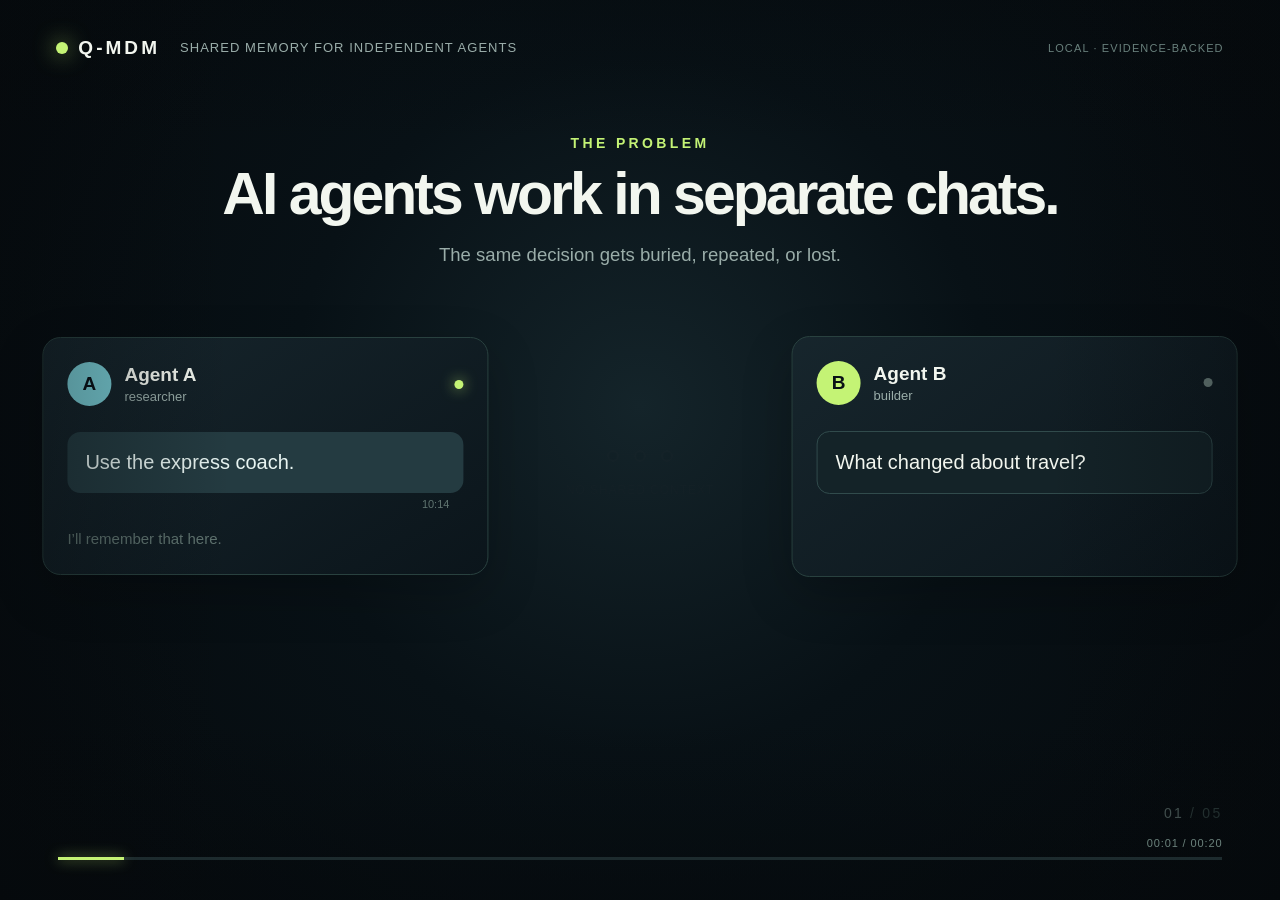
<file: artifacts/qmdm-video/index.html>
<!doctype html>
<html lang="en">
<head>
  <meta charset="utf-8">
  <meta name="viewport" content="width=device-width, initial-scale=1">
  <title>Q-MDM: One memory, every agent</title>
  <link rel="stylesheet" href="style.css">
</head>
<body>
  <main id="video" class="video" aria-label="Q-MDM product story">
    <header class="brandbar">
      <div class="brandmark"><span class="brand-dot"></span><span>Q-MDM</span></div>
      <div class="brand-subtitle">shared memory for independent agents</div>
      <div class="runtime">LOCAL · EVIDENCE-BACKED</div>
    </header>

    <section class="scene scene-problem active" data-scene="problem">
      <div class="eyebrow">THE PROBLEM</div>
      <h1>AI agents work in separate chats.</h1>
      <p class="lead">The same decision gets buried, repeated, or lost.</p>
      <div class="chat-row">
        <article class="agent-card card-left">
          <div class="card-head"><span class="avatar avatar-a">A</span><div><b>Agent A</b><small>researcher</small></div><i class="live-dot"></i></div>
          <div class="bubble user-bubble">Use the express coach.<span class="bubble-time">10:14</span></div>
          <div class="bubble faded-bubble">I’ll remember that here.</div>
        </article>
        <div class="broken-bridge"><span></span><span></span><span></span><b>no shared context</b></div>
        <article class="agent-card card-right">
          <div class="card-head"><span class="avatar avatar-b">B</span><div><b>Agent B</b><small>builder</small></div><i class="live-dot idle"></i></div>
          <div class="bubble question-bubble">What changed about travel?</div>
          <div class="missing"><span>?</span> Nothing found</div>
        </article>
      </div>
      <div class="scene-number">01 <span>/ 05</span></div>
    </section>

    <section class="scene scene-capture" data-scene="capture">
      <div class="eyebrow">THE FIX</div>
      <h1>One message. One shared memory.</h1>
      <p class="lead">Q-MDM stores the exact source, then adds a versioned memory on top.</p>
      <div class="capture-layout">
        <div class="source-message">
          <div class="card-head"><span class="avatar avatar-a">A</span><div><b>Agent A</b><small>source message</small></div><span class="source-pill">SAVED</span></div>
          <p>“The rail line is closed. Change the plan to the express coach.”</p>
          <footer>source · exact text · timestamped</footer>
        </div>
        <div class="capture-arrow">→</div>
        <div class="memory-node">
          <div class="orbit orbit-one"></div><div class="orbit orbit-two"></div>
          <div class="node-core"><span>MEMORY</span><b>coach plan</b></div>
          <div class="node-meta"><span>v2</span><span>accepted</span><span>shared</span></div>
        </div>
      </div>
      <div class="proof-strip"><span class="check">✓</span> source preserved <span class="divider"></span><span class="check">✓</span> version checked <span class="divider"></span><span class="check">✓</span> scoped to the project</div>
      <div class="scene-number">02 <span>/ 05</span></div>
    </section>

    <section class="scene scene-change" data-scene="change">
      <div class="eyebrow">WHEN PLANS CHANGE</div>
      <h1>History stays visible.</h1>
      <p class="lead">A new decision becomes current without erasing the old one.</p>
      <div class="version-board">
        <div class="history-line"><span class="line-fill"></span><i class="history-dot old"></i><i class="history-dot current"></i><span class="line-label old-label">v1 · train</span><span class="line-label current-label">v2 · coach</span></div>
        <div class="version-card old-version"><span class="version-tag">VERSION 1</span><h2>Saturday train</h2><p>Original plan, kept as evidence.</p><small>history · inspectable</small></div>
        <div class="version-card current-version"><span class="version-tag current-tag">VERSION 2 · CURRENT</span><h2>Express coach</h2><p>New plan, linked to the change.</p><small>accepted · shared with Agent B</small></div>
        <div class="change-label"><span class="spark">↗</span> rail closure changed the route</div>
      </div>
      <div class="scene-number">03 <span>/ 05</span></div>
    </section>

    <section class="scene scene-recall" data-scene="recall">
      <div class="eyebrow">THE HANDOFF</div>
      <h1>Another agent asks. Evidence answers.</h1>
      <p class="lead">Recall returns the connected context, not a dump of everything.</p>
      <div class="recall-layout">
        <div class="agent-question"><div class="card-head"><span class="avatar avatar-b">B</span><div><b>Agent B</b><small>new session</small></div></div><div class="ask">What changed about the travel plan?</div><span class="ask-cursor"></span></div>
        <div class="signal-graph"><div class="signal-line line-a"></div><div class="signal-line line-b"></div><div class="signal-line line-c"></div><span class="signal-node node-question">?</span><span class="signal-node node-memory">M</span><span class="signal-node node-source">S</span><span class="signal-node node-history">H</span></div>
        <div class="evidence-card"><span class="evidence-label">RECALLED EVIDENCE</span><h2>Express coach</h2><p>The rail line is closed for maintenance. The current plan uses the express coach.</p><div class="evidence-foot"><span>source message</span><span>memory · v2</span></div></div>
      </div>
      <div class="scene-number">04 <span>/ 05</span></div>
    </section>

    <section class="scene scene-end" data-scene="end">
      <div class="end-orbit orbit-a"></div><div class="end-orbit orbit-b"></div><div class="end-orbit orbit-c"></div>
      <div class="end-core"><span class="brand-dot"></span><b>Q-MDM</b></div>
      <h1>One memory.<br><em>Every agent.</em></h1>
      <p class="end-copy">Shared, sourced, versioned context for work that keeps moving.</p>
      <div class="end-tags"><span>MCP</span><span>REST</span><span>SQLite-first</span><span>evidence-backed</span></div>
      <div class="scene-number">05 <span>/ 05</span></div>
    </section>

    <footer class="progressbar"><span id="progress-fill"></span><span id="progress-time">00:00 / 00:20</span></footer>
  </main>
  <script src="video.js"></script>
</body>
</html>
</file>
<file: artifacts/qmdm-video/style.css>
:root{--ink:#091016;--panel:#101b22;--panel-hi:#17262d;--line:#29413f;--text:#f2f6ef;--muted:#9aada9;--lime:#c4f375;--cyan:#78cbd3;--violet:#b9a0e8;--orange:#e9b57b;--red:#e28b8b}
*{box-sizing:border-box}html,body{margin:0;min-height:100%;background:#05090c;color:var(--text);font-family:"Segoe UI",Arial,sans-serif}body{overflow:hidden}.video{position:relative;width:100vw;height:100vh;min-width:960px;min-height:540px;overflow:hidden;background:radial-gradient(circle at 50% 45%,#14242a 0,#081116 43%,#05090c 100%);isolation:isolate}.video:before{content:"";position:absolute;inset:-30%;z-index:-1;opacity:.23;background-image:linear-gradient(rgba(120,203,211,.13) 1px,transparent 1px),linear-gradient(90deg,rgba(120,203,211,.13) 1px,transparent 1px);background-size:70px 70px;transform:perspective(600px) rotateX(57deg) translateY(26%);transform-origin:center bottom}.video:after{content:"";position:absolute;inset:0;z-index:4;pointer-events:none;background:linear-gradient(90deg,rgba(5,9,12,.4),transparent 18%,transparent 82%,rgba(5,9,12,.4)),linear-gradient(0deg,rgba(5,9,12,.55),transparent 20%,transparent 84%,rgba(5,9,12,.3))}
.brandbar{position:absolute;z-index:5;left:4.4%;right:4.4%;top:4.1%;display:flex;align-items:center;gap:20px;color:var(--muted);font-size:16px;letter-spacing:.07em;text-transform:uppercase}.brandmark{display:flex;align-items:center;gap:10px;color:var(--text);font-weight:700;font-size:19px;letter-spacing:.16em}.brand-dot{display:inline-block;width:12px;height:12px;border-radius:50%;background:var(--lime);box-shadow:0 0 22px rgba(196,243,117,.8)}.brand-subtitle{font-size:13px;letter-spacing:.08em}.runtime{margin-left:auto;color:#69807c;font-size:11px}
.scene{position:absolute;inset:0;padding:13.6vh 7.5vw 9vh;display:flex;flex-direction:column;align-items:center;text-align:center;opacity:0;pointer-events:none;visibility:hidden}.scene.active{opacity:1;visibility:visible;pointer-events:auto}.eyebrow{margin:1.4vh 0 1.4vh;color:var(--lime);font-size:14px;font-weight:700;letter-spacing:.24em}.scene h1{margin:0;max-width:1150px;font-size:clamp(42px,4.6vw,88px);line-height:1.03;letter-spacing:-.05em;font-weight:700}.scene h1 em{color:var(--lime);font-style:normal}.lead{margin:2vh 0 0;max-width:950px;color:var(--muted);font-size:clamp(18px,1.45vw,28px);line-height:1.4}.scene-number{position:absolute;right:4.5%;bottom:8.8%;color:#6d817d;font-size:14px;letter-spacing:.16em}.scene-number span{color:#3d514e}
.chat-row{position:relative;display:grid;grid-template-columns:1fr 260px 1fr;align-items:center;width:min(1320px,90vw);margin-top:7.5vh}.agent-card,.source-message,.agent-question,.evidence-card,.version-card{border:1px solid var(--line);background:linear-gradient(145deg,rgba(23,38,45,.96),rgba(11,21,27,.96));border-radius:18px;box-shadow:0 18px 50px rgba(0,0,0,.22);text-align:left}.agent-card{min-height:238px;padding:24px}.card-head{display:flex;align-items:center;gap:13px}.card-head b{display:block;font-size:19px}.card-head small{display:block;color:var(--muted);font-size:13px;margin-top:3px}.avatar{display:grid;place-items:center;width:44px;height:44px;border-radius:50%;color:var(--ink);font-weight:800;font-size:19px}.avatar-a{background:var(--cyan)}.avatar-b{background:var(--lime)}.live-dot{width:9px;height:9px;margin-left:auto;border-radius:50%;background:var(--lime);box-shadow:0 0 14px rgba(196,243,117,.75)}.live-dot.idle{background:#6d817d;box-shadow:none}.bubble{position:relative;margin-top:26px;padding:17px 18px;border-radius:13px;font-size:20px;line-height:1.35}.user-bubble{background:#243b41;color:#e8f5f2}.question-bubble{border:1px solid #314b4c;background:#142328}.bubble-time{position:absolute;right:14px;bottom:-19px;color:#607470;font-size:11px}.faded-bubble{padding:10px 0 0;color:#607470;font-size:15px}.missing{display:flex;align-items:center;gap:11px;margin-top:31px;color:#d58c8c;font-size:16px}.missing span{display:grid;place-items:center;width:27px;height:27px;border:1px solid #774f55;border-radius:50%;font-weight:700}.broken-bridge{position:relative;display:flex;align-items:center;justify-content:center;gap:15px;height:80px;color:#d58c8c}.broken-bridge:before{content:"";position:absolute;left:0;right:0;top:38px;border-top:1px dashed #744e53}.broken-bridge span{z-index:1;width:12px;height:12px;border-radius:50%;background:#0a1418;border:2px solid #b9747b}.broken-bridge b{position:absolute;top:67px;white-space:nowrap;color:#b16e75;font-size:12px;font-weight:500;letter-spacing:.08em;text-transform:uppercase}
.capture-layout{display:flex;align-items:center;gap:54px;width:min(1280px,88vw);margin-top:7vh}.source-message{width:560px;padding:25px}.source-pill{margin-left:auto;padding:7px 10px;border:1px solid #58714e;border-radius:999px;color:var(--lime);font-size:10px;font-weight:700;letter-spacing:.13em}.source-message p{margin:27px 0 23px;color:#eff7f3;font-size:25px;line-height:1.35}.source-message footer{padding-top:15px;border-top:1px solid var(--line);color:#76908a;font-size:13px}.capture-arrow{color:var(--lime);font-size:58px;font-weight:200}.memory-node{position:relative;width:310px;height:310px;display:grid;place-items:center}.node-core{position:relative;z-index:2;display:grid;place-items:center;width:170px;height:170px;border:1px solid var(--lime);border-radius:50%;background:radial-gradient(circle at 40% 35%,#324a34,#17271f 55%,#0c1715);box-shadow:0 0 48px rgba(196,243,117,.24),inset 0 0 42px rgba(196,243,117,.1)}.node-core span{color:var(--lime);font-size:11px;letter-spacing:.17em}.node-core b{font-size:23px}.orbit{position:absolute;border:1px solid rgba(196,243,117,.35);border-radius:50%;transform:rotate(-22deg)}.orbit-one{width:270px;height:108px}.orbit-two{width:225px;height:225px;border-color:rgba(120,203,211,.25);transform:rotate(64deg)}.node-meta{position:absolute;bottom:0;display:flex;gap:9px}.node-meta span{padding:7px 11px;border:1px solid #365043;border-radius:999px;background:#11201a;color:#b7d1b0;font-size:11px}.proof-strip{margin-top:6.7vh;color:#91a9a0;font-size:14px;letter-spacing:.06em}.check{color:var(--lime);font-weight:700}.divider{display:inline-block;width:34px;margin:0 15px;border-top:1px solid #3c5650;vertical-align:middle}
.version-board{position:relative;width:min(1150px,84vw);height:375px;margin-top:6vh}.history-line{position:absolute;left:10%;right:10%;top:55px;height:30px}.history-line:before{content:"";position:absolute;left:0;right:0;top:13px;border-top:2px solid #37504c}.line-fill{position:absolute;left:0;top:13px;width:68%;border-top:2px solid var(--lime);box-shadow:0 0 12px rgba(196,243,117,.55)}.history-dot{position:absolute;top:4px;width:20px;height:20px;border-radius:50%;border:4px solid #0b1518}.history-dot.old{left:26%;background:var(--violet);box-shadow:0 0 17px rgba(185,160,232,.6)}.history-dot.current{left:68%;background:var(--lime);box-shadow:0 0 19px rgba(196,243,117,.75)}.line-label{position:absolute;top:36px;font-size:12px;color:#8b9c99}.old-label{left:23%}.current-label{left:64%;color:var(--lime)}.version-card{position:absolute;top:125px;width:42%;min-height:177px;padding:23px}.old-version{left:0;opacity:.62}.current-version{right:0;border-color:#58714e;box-shadow:0 0 38px rgba(196,243,117,.11)}.version-tag{color:#bdaee3;font-size:11px;font-weight:700;letter-spacing:.13em}.current-tag{color:var(--lime)}.version-card h2{margin:18px 0 8px;font-size:29px}.version-card p{margin:0;color:var(--muted);font-size:16px}.version-card small{display:block;margin-top:22px;color:#70847f;font-size:12px}.change-label{position:absolute;left:50%;top:324px;transform:translateX(-50%);padding:9px 14px;border-radius:999px;background:#1b2b25;color:#a9c89b;font-size:12px}.spark{color:var(--lime);margin-right:7px}
.recall-layout{display:grid;grid-template-columns:350px 300px 430px;align-items:center;gap:25px;width:min(1180px,88vw);margin-top:7vh;text-align:left}.agent-question{min-height:214px;padding:24px}.ask{margin-top:31px;color:#eef7f2;font-size:22px;line-height:1.35}.ask-cursor{display:inline-block;width:2px;height:26px;margin-top:10px;background:var(--lime);vertical-align:middle}.signal-graph{position:relative;height:220px}.signal-line{position:absolute;height:1px;transform-origin:left center;background:linear-gradient(90deg,rgba(196,243,117,0),rgba(196,243,117,.8),rgba(120,203,211,.2))}.line-a{left:34px;top:108px;width:245px;transform:rotate(-24deg)}.line-b{left:34px;top:108px;width:244px;transform:rotate(23deg)}.line-c{left:105px;top:109px;width:155px;transform:rotate(0deg);background:linear-gradient(90deg,rgba(185,160,232,.15),rgba(185,160,232,.8))}.signal-node{position:absolute;display:grid;place-items:center;width:55px;height:55px;border-radius:50%;background:#112126;border:1px solid var(--cyan);color:var(--cyan);font-size:19px;font-weight:700;box-shadow:0 0 25px rgba(120,203,211,.23)}.node-question{left:6px;top:81px;border-color:var(--lime);color:var(--lime)}.node-memory{left:119px;top:81px;border-color:var(--lime);color:var(--lime);box-shadow:0 0 32px rgba(196,243,117,.4)}.node-source{right:0;top:21px}.node-history{right:0;bottom:17px;border-color:var(--violet);color:var(--violet)}.evidence-card{padding:24px 27px;border-color:#58714e;box-shadow:0 0 50px rgba(196,243,117,.12)}.evidence-label{color:var(--lime);font-size:11px;font-weight:700;letter-spacing:.16em}.evidence-card h2{margin:19px 0 10px;font-size:31px}.evidence-card p{margin:0;color:#c5d5d0;font-size:17px;line-height:1.5}.evidence-foot{display:flex;justify-content:space-between;margin-top:26px;padding-top:13px;border-top:1px solid #365043;color:#80978f;font-size:11px}
.scene-end{justify-content:center;padding-top:7vh}.end-core{display:flex;align-items:center;gap:13px;color:var(--lime);font-size:21px;letter-spacing:.15em}.end-core .brand-dot{width:16px;height:16px}.scene-end h1{margin-top:40px;font-size:clamp(63px,7.2vw,132px);line-height:.92}.end-copy{max-width:620px;margin-top:28px;font-size:20px;color:var(--muted)}.end-tags{display:flex;gap:10px;margin-top:35px}.end-tags span{padding:9px 13px;border:1px solid #37504c;border-radius:999px;color:#9eb7ae;font-size:11px;letter-spacing:.09em;text-transform:uppercase}.end-orbit{position:absolute;border:1px solid rgba(196,243,117,.15);border-radius:50%;pointer-events:none}.orbit-a{width:700px;height:240px;transform:rotate(-17deg)}.orbit-b{width:550px;height:550px;border-color:rgba(120,203,211,.13);transform:rotate(51deg)}.orbit-c{width:920px;height:420px;border-color:rgba(185,160,232,.1);transform:rotate(16deg)}
.progressbar{position:absolute;z-index:6;left:4.5%;right:4.5%;bottom:4.4%;height:3px;background:#1d2b2e}.progressbar span:first-child{display:block;width:0;height:100%;background:var(--lime);box-shadow:0 0 13px rgba(196,243,117,.65)}.progressbar span:last-child{position:absolute;right:0;bottom:11px;color:#6b827c;font-size:11px;letter-spacing:.08em}
@media(max-width:1200px){.chat-row{grid-template-columns:1fr 150px 1fr}.recall-layout{grid-template-columns:290px 230px 360px}.capture-layout{gap:25px}.source-message{width:475px}.scene h1{font-size:clamp(38px,4.2vw,66px)}}
</file>
